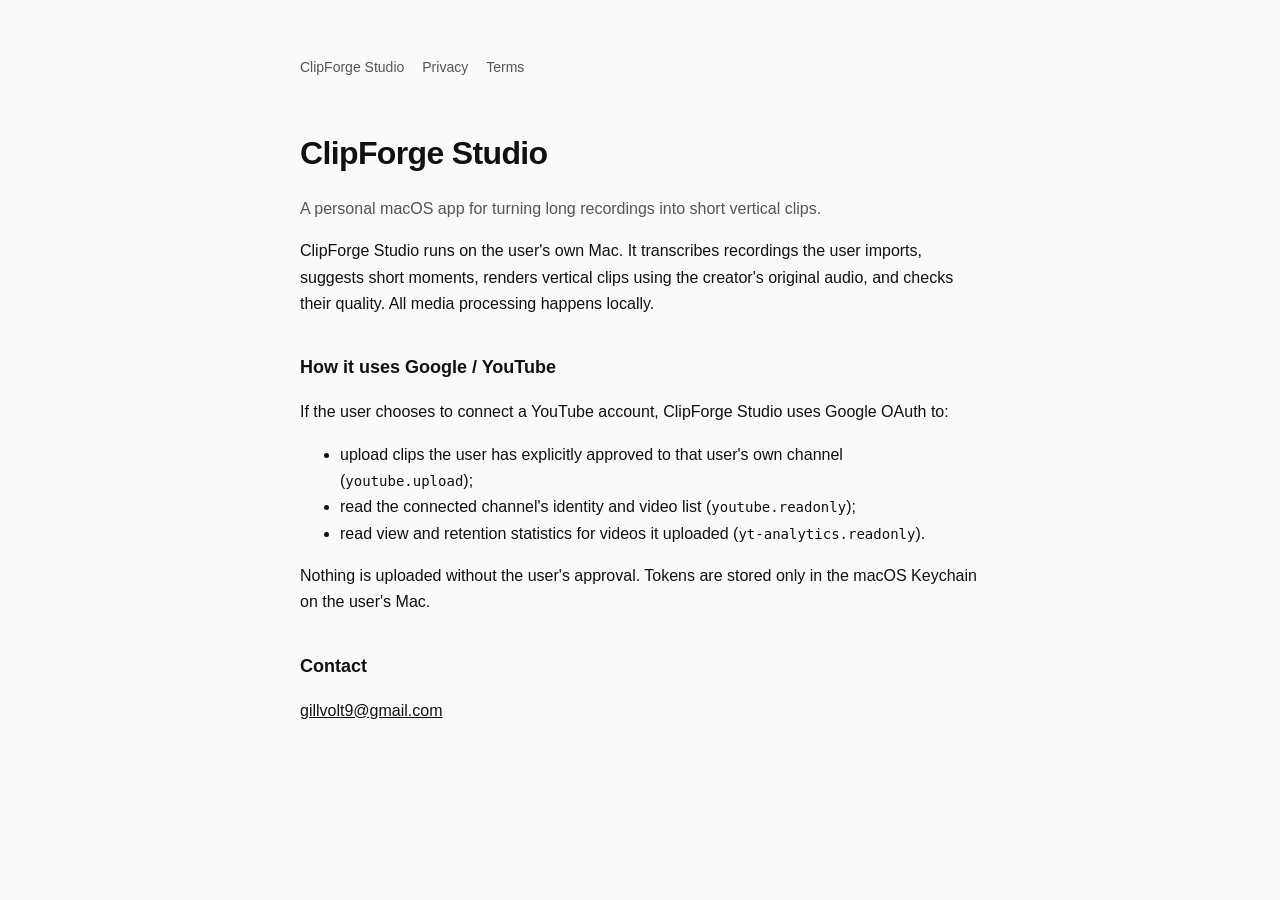
<file: index.html>
<!doctype html><html lang="en"><head><meta charset="utf-8"><meta name="viewport" content="width=device-width,initial-scale=1"><title>ClipForge Studio</title><link rel="stylesheet" href="style.css"></head><body><main>
<nav><a href="index.html">ClipForge Studio</a><a href="privacy.html">Privacy</a><a href="terms.html">Terms</a></nav>
<h1>ClipForge Studio</h1>
<p class="mute">A personal macOS app for turning long recordings into short vertical clips.</p>
<p>ClipForge Studio runs on the user's own Mac. It transcribes recordings the user imports, suggests short moments, renders vertical clips using the creator's original audio, and checks their quality. All media processing happens locally.</p>
<h2>How it uses Google / YouTube</h2>
<p>If the user chooses to connect a YouTube account, ClipForge Studio uses Google OAuth to:</p>
<ul>
<li>upload clips the user has explicitly approved to that user's own channel (<code>youtube.upload</code>);</li>
<li>read the connected channel's identity and video list (<code>youtube.readonly</code>);</li>
<li>read view and retention statistics for videos it uploaded (<code>yt-analytics.readonly</code>).</li>
</ul>
<p>Nothing is uploaded without the user's approval. Tokens are stored only in the macOS Keychain on the user's Mac.</p>
<h2>Contact</h2>
<p><a href="mailto:gillvolt9@gmail.com">gillvolt9@gmail.com</a></p>
</main></body></html>
</file>
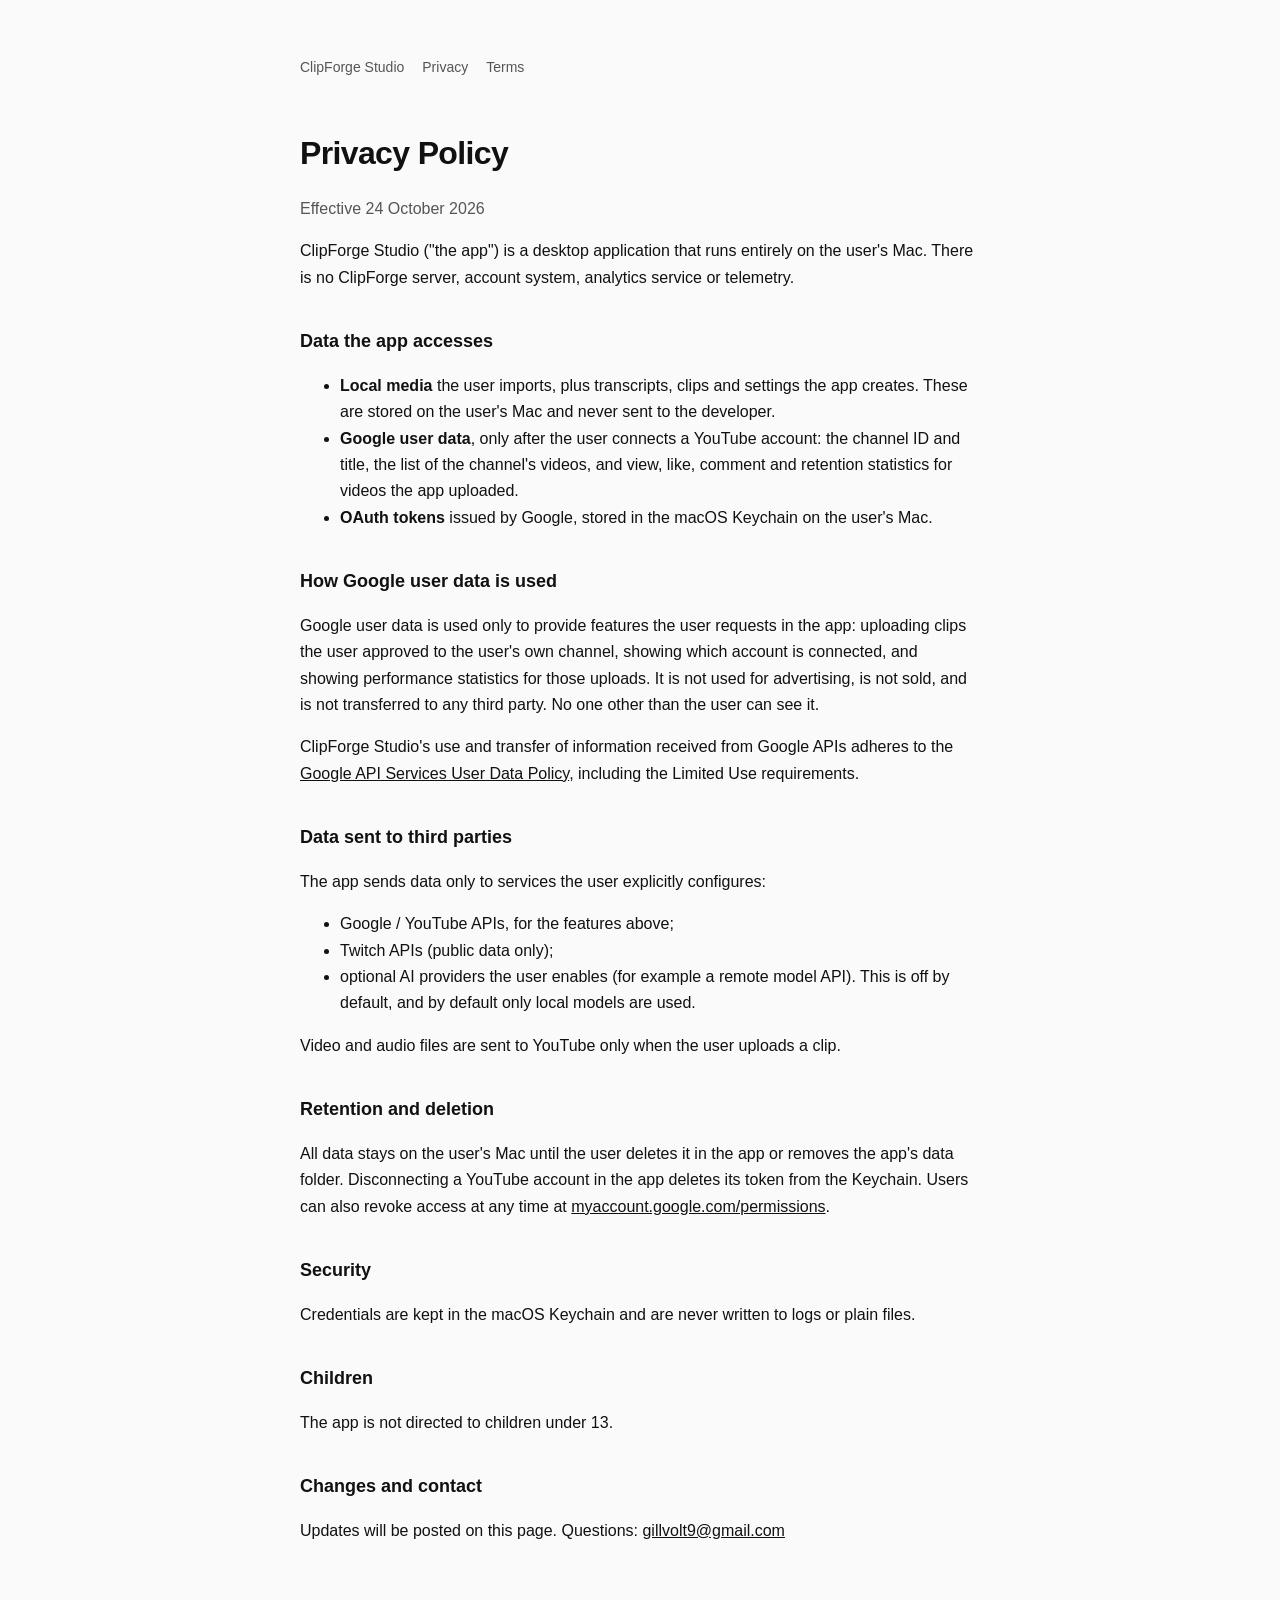
<file: privacy.html>
<!doctype html><html lang="en"><head><meta charset="utf-8"><meta name="viewport" content="width=device-width,initial-scale=1"><title>Privacy Policy · ClipForge Studio</title><link rel="stylesheet" href="style.css"></head><body><main>
<nav><a href="index.html">ClipForge Studio</a><a href="privacy.html">Privacy</a><a href="terms.html">Terms</a></nav>
<h1>Privacy Policy</h1>
<p class="mute">Effective 24 October 2026</p>
<p>ClipForge Studio ("the app") is a desktop application that runs entirely on the user's Mac. There is no ClipForge server, account system, analytics service or telemetry.</p>
<h2>Data the app accesses</h2>
<ul>
<li><strong>Local media</strong> the user imports, plus transcripts, clips and settings the app creates. These are stored on the user's Mac and never sent to the developer.</li>
<li><strong>Google user data</strong>, only after the user connects a YouTube account: the channel ID and title, the list of the channel's videos, and view, like, comment and retention statistics for videos the app uploaded.</li>
<li><strong>OAuth tokens</strong> issued by Google, stored in the macOS Keychain on the user's Mac.</li>
</ul>
<h2>How Google user data is used</h2>
<p>Google user data is used only to provide features the user requests in the app: uploading clips the user approved to the user's own channel, showing which account is connected, and showing performance statistics for those uploads. It is not used for advertising, is not sold, and is not transferred to any third party. No one other than the user can see it.</p>
<p>ClipForge Studio's use and transfer of information received from Google APIs adheres to the <a href="https://developers.google.com/terms/api-services-user-data-policy">Google API Services User Data Policy</a>, including the Limited Use requirements.</p>
<h2>Data sent to third parties</h2>
<p>The app sends data only to services the user explicitly configures:</p>
<ul>
<li>Google / YouTube APIs, for the features above;</li>
<li>Twitch APIs (public data only);</li>
<li>optional AI providers the user enables (for example a remote model API). This is off by default, and by default only local models are used.</li>
</ul>
<p>Video and audio files are sent to YouTube only when the user uploads a clip.</p>
<h2>Retention and deletion</h2>
<p>All data stays on the user's Mac until the user deletes it in the app or removes the app's data folder. Disconnecting a YouTube account in the app deletes its token from the Keychain. Users can also revoke access at any time at <a href="https://myaccount.google.com/permissions">myaccount.google.com/permissions</a>.</p>
<h2>Security</h2>
<p>Credentials are kept in the macOS Keychain and are never written to logs or plain files.</p>
<h2>Children</h2>
<p>The app is not directed to children under 13.</p>
<h2>Changes and contact</h2>
<p>Updates will be posted on this page. Questions: <a href="mailto:gillvolt9@gmail.com">gillvolt9@gmail.com</a></p>
</main></body></html>
</file>
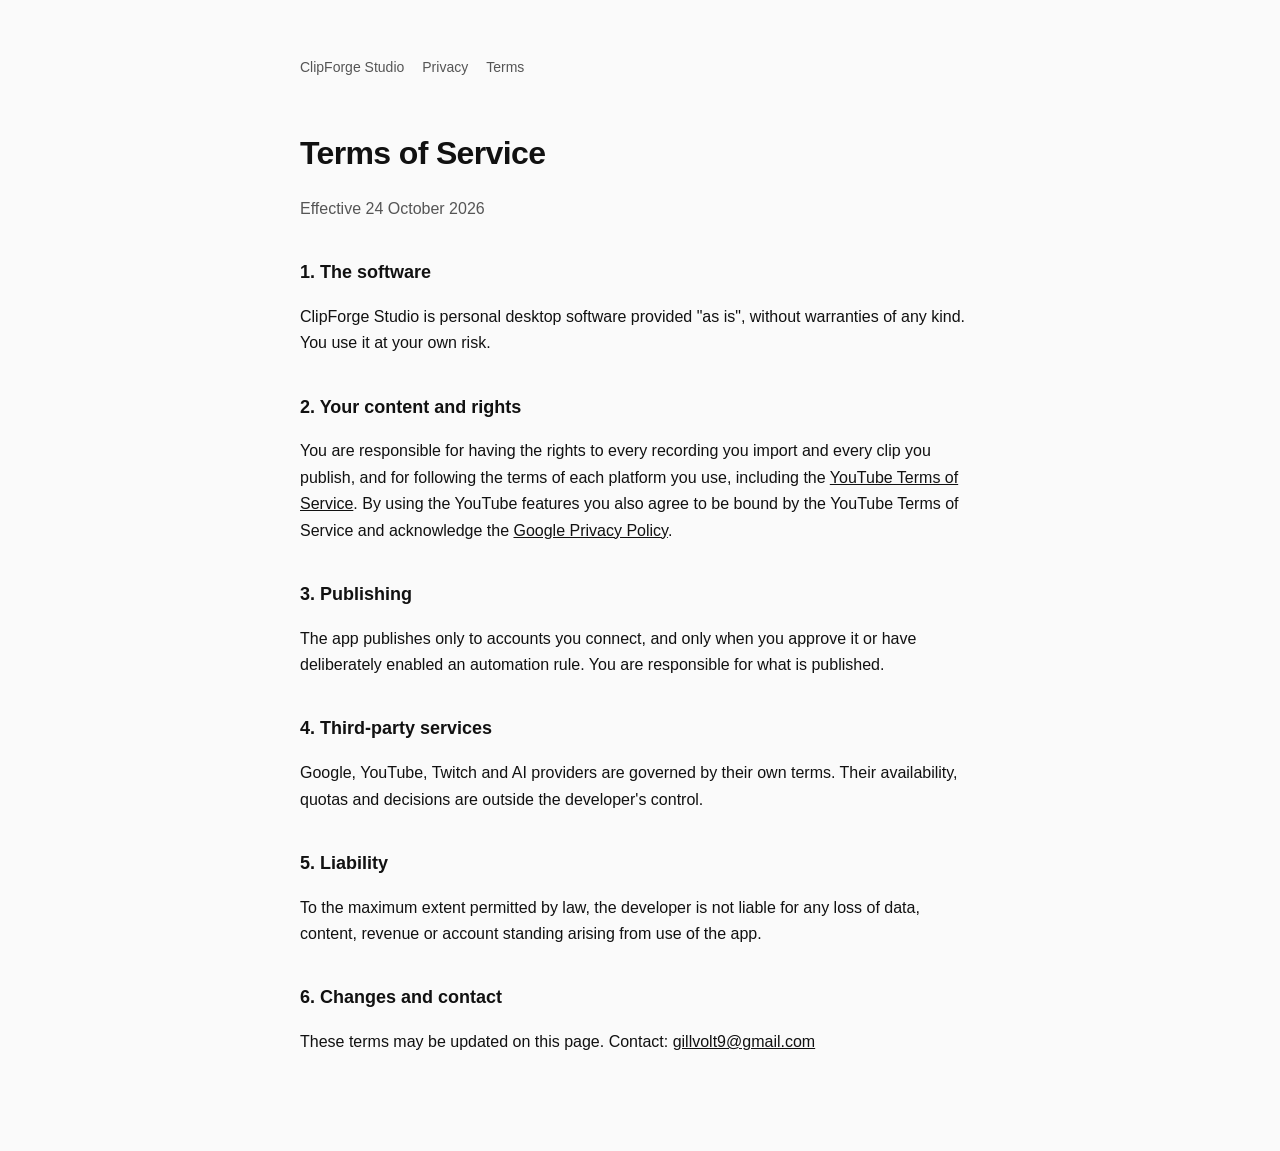
<file: terms.html>
<!doctype html><html lang="en"><head><meta charset="utf-8"><meta name="viewport" content="width=device-width,initial-scale=1"><title>Terms of Service · ClipForge Studio</title><link rel="stylesheet" href="style.css"></head><body><main>
<nav><a href="index.html">ClipForge Studio</a><a href="privacy.html">Privacy</a><a href="terms.html">Terms</a></nav>
<h1>Terms of Service</h1>
<p class="mute">Effective 24 October 2026</p>
<h2>1. The software</h2>
<p>ClipForge Studio is personal desktop software provided "as is", without warranties of any kind. You use it at your own risk.</p>
<h2>2. Your content and rights</h2>
<p>You are responsible for having the rights to every recording you import and every clip you publish, and for following the terms of each platform you use, including the <a href="https://www.youtube.com/t/terms">YouTube Terms of Service</a>. By using the YouTube features you also agree to be bound by the YouTube Terms of Service and acknowledge the <a href="https://policies.google.com/privacy">Google Privacy Policy</a>.</p>
<h2>3. Publishing</h2>
<p>The app publishes only to accounts you connect, and only when you approve it or have deliberately enabled an automation rule. You are responsible for what is published.</p>
<h2>4. Third-party services</h2>
<p>Google, YouTube, Twitch and AI providers are governed by their own terms. Their availability, quotas and decisions are outside the developer's control.</p>
<h2>5. Liability</h2>
<p>To the maximum extent permitted by law, the developer is not liable for any loss of data, content, revenue or account standing arising from use of the app.</p>
<h2>6. Changes and contact</h2>
<p>These terms may be updated on this page. Contact: <a href="mailto:gillvolt9@gmail.com">gillvolt9@gmail.com</a></p>
</main></body></html>
</file>
<file: style.css>
:root{--bg:#0a0a0a;--fg:#ededed;--mute:#a3a3a3;--line:#262626}
@media (prefers-color-scheme: light){:root{--bg:#fafafa;--fg:#111;--mute:#555;--line:#ddd}}
*{box-sizing:border-box}body{margin:0;background:var(--bg);color:var(--fg);font:16px/1.65 -apple-system,BlinkMacSystemFont,"Helvetica Neue",sans-serif}
main{max-width:720px;margin:0 auto;padding:56px 20px 80px}
nav{display:flex;gap:18px;font-size:14px;margin-bottom:48px}nav a{color:var(--mute);text-decoration:none}nav a:hover{color:var(--fg)}
h1{font-size:32px;letter-spacing:-.02em;margin:0 0 8px}h2{font-size:18px;margin:36px 0 8px}
p,li{color:var(--fg)}.mute{color:var(--mute)}a{color:inherit}
hr{border:0;border-top:1px solid var(--line);margin:40px 0}code{font:14px ui-monospace,Menlo,monospace}
</file>
